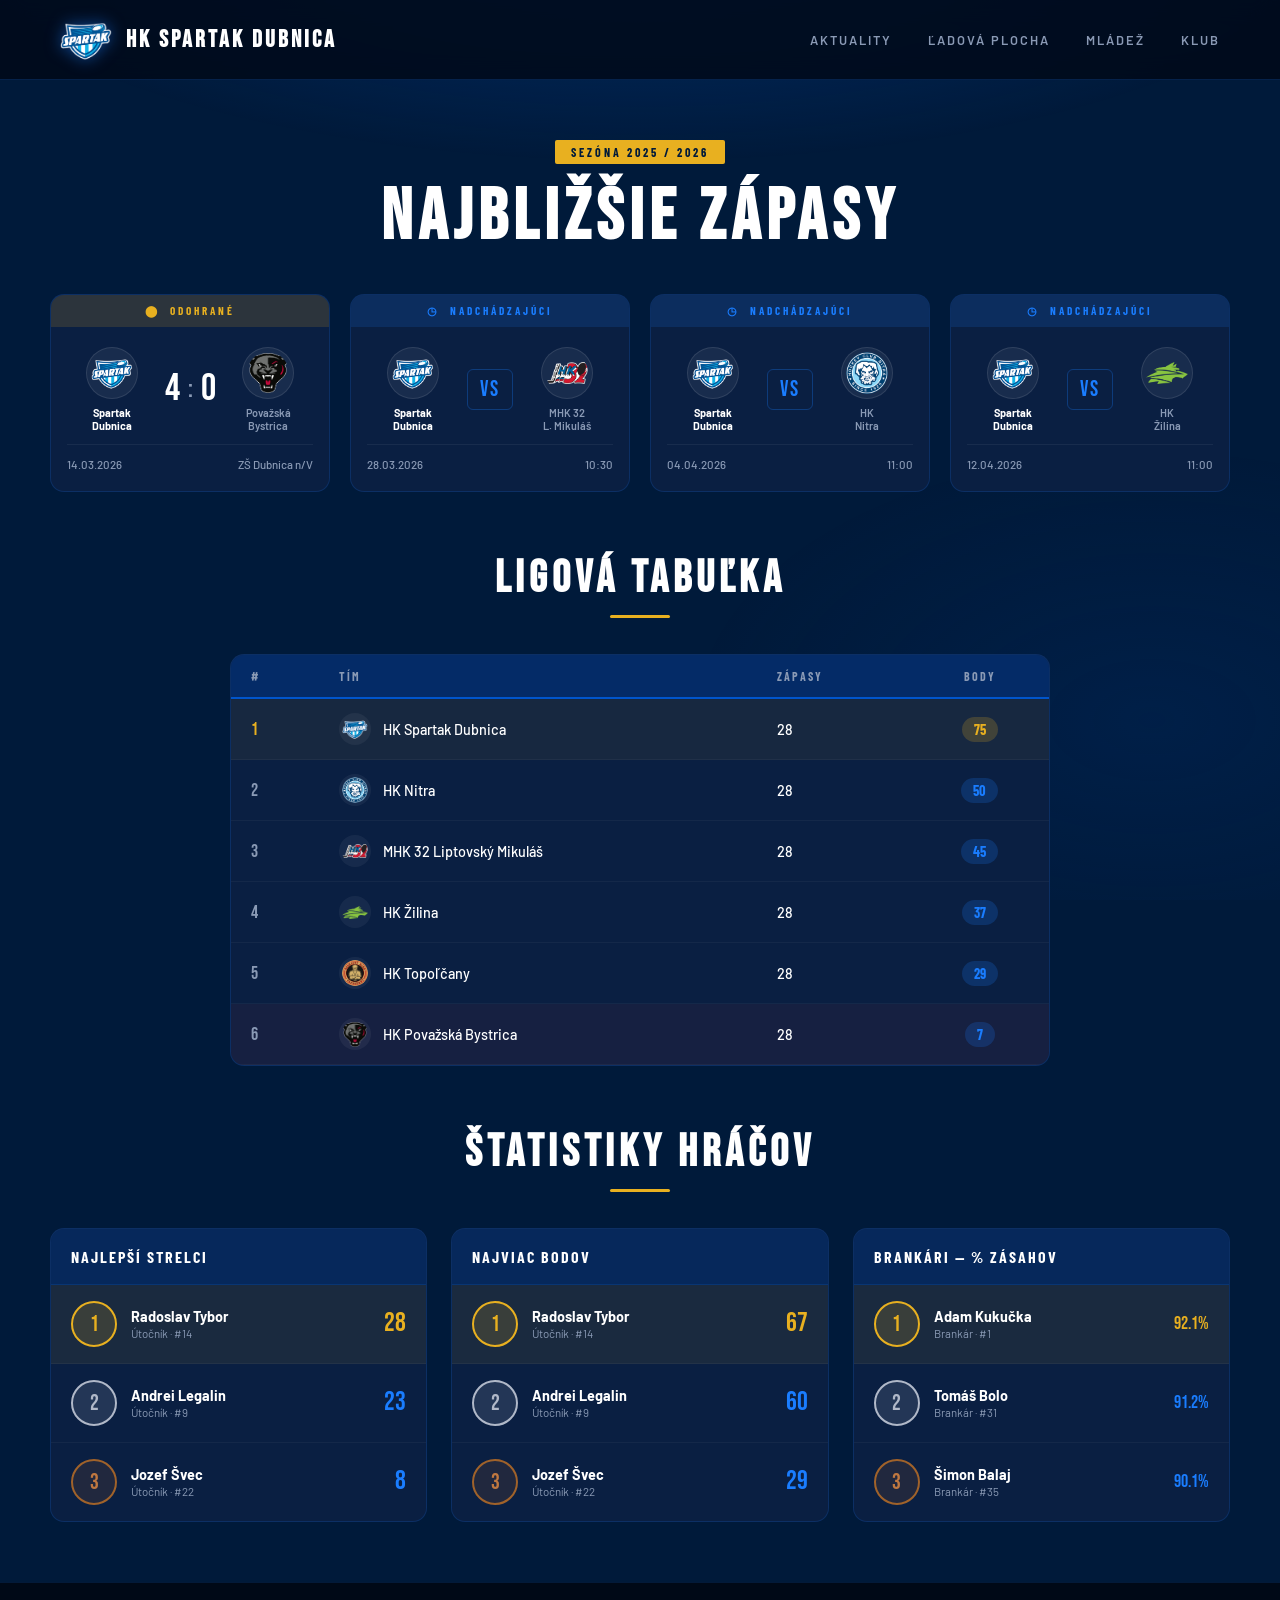
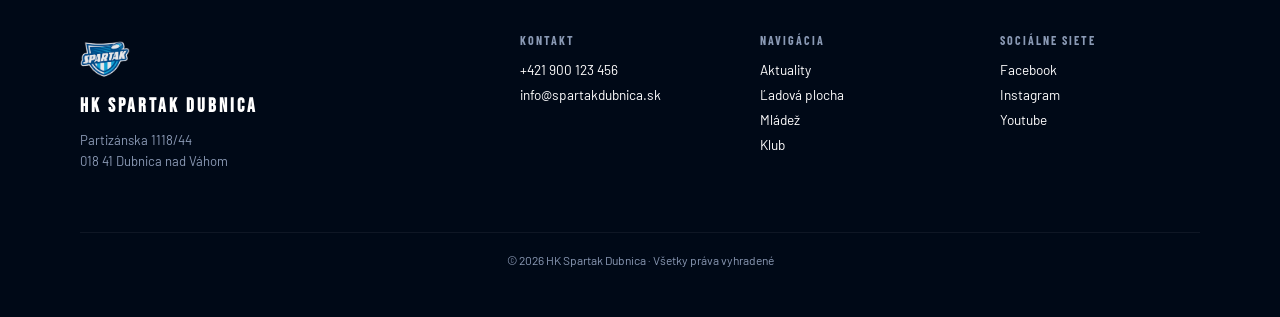
<file: index.html>
<!DOCTYPE html>
<html lang="sk">
<head>
<meta charset="UTF-8">
<meta name="viewport" content="width=device-width, initial-scale=1.0">
<title>HK Spartak Dubnica</title>
<link rel="preconnect" href="https://fonts.googleapis.com">
<link rel="preconnect" href="https://fonts.gstatic.com" crossorigin>
<link href="https://fonts.googleapis.com/css2?family=Bebas+Neue&family=Barlow:wght@300;400;500;600;700&family=Barlow+Condensed:wght@400;600;700&display=swap" rel="stylesheet">
<link rel="stylesheet" href="style.css">
</head>
<body>

<!-- ── HEADER ── -->
<header>
  <div class="logo-section">
    <img src="SpartakDubnica.png" alt="Spartak Dubnica">
    <h1>HK Spartak Dubnica</h1>
  </div>
  <nav>
    <a href="#">Aktuality</a>
    <a href="ladova-plocha.html">Ľadová plocha</a>
    <a href="#">Mládež</a>
    <a href="klub.html">Klub</a>
  </nav>
  <div class="menu-btn">&#9776;</div>
</header>

<!-- ── HERO ── -->
<div class="hero-band">
  <span class="season-tag">Sezóna 2025 / 2026</span>
  <h2>Najbližšie zápasy</h2>
</div>

<!-- ── MATCHES ── -->
<section class="matches" style="padding-top:0">
  <div class="match-container">

    <div class="match-card">
      <div class="match-status played">⬤&nbsp; Odohrané</div>
      <div class="match-body">
        <div class="team-row">
          <div class="team-block">
            <img class="team-logo" src="SpartakDubnica.png" alt="Spartak Dubnica">
            <span class="team-name home">Spartak<br>Dubnica</span>
          </div>
          <div class="score-display">
            <span class="score-num">4</span>
            <span class="score-divider">:</span>
            <span class="score-num">0</span>
          </div>
          <div class="team-block">
            <img class="team-logo" src="PovazskaBystrica.png" alt="Považská Bystrica">
            <span class="team-name">Považská<br>Bystrica</span>
          </div>
        </div>
        <div class="match-info"><span>14.03.2026</span><span>ZŠ Dubnica n/V</span></div>
      </div>
    </div>

    <div class="match-card">
      <div class="match-status upcoming">◷&nbsp; Nadchádzajúci</div>
      <div class="match-body">
        <div class="team-row">
          <div class="team-block">
            <img class="team-logo" src="SpartakDubnica.png" alt="Spartak Dubnica">
            <span class="team-name home">Spartak<br>Dubnica</span>
          </div>
          <div class="vs-badge">VS</div>
          <div class="team-block">
            <img class="team-logo" src="LiptovskýMikuláš.png" alt="Liptovský Mikuláš">
            <span class="team-name">MHK 32<br>L. Mikuláš</span>
          </div>
        </div>
        <div class="match-info"><span>28.03.2026</span><span>10:30</span></div>
      </div>
    </div>

    <div class="match-card">
      <div class="match-status upcoming">◷&nbsp; Nadchádzajúci</div>
      <div class="match-body">
        <div class="team-row">
          <div class="team-block">
            <img class="team-logo" src="SpartakDubnica.png" alt="Spartak Dubnica">
            <span class="team-name home">Spartak<br>Dubnica</span>
          </div>
          <div class="vs-badge">VS</div>
          <div class="team-block">
            <img class="team-logo" src="Nitra.png" alt="HK Nitra">
            <span class="team-name">HK<br>Nitra</span>
          </div>
        </div>
        <div class="match-info"><span>04.04.2026</span><span>11:00</span></div>
      </div>
    </div>

    <div class="match-card">
      <div class="match-status upcoming">◷&nbsp; Nadchádzajúci</div>
      <div class="match-body">
        <div class="team-row">
          <div class="team-block">
            <img class="team-logo" src="SpartakDubnica.png" alt="Spartak Dubnica">
            <span class="team-name home">Spartak<br>Dubnica</span>
          </div>
          <div class="vs-badge">VS</div>
          <div class="team-block">
            <img class="team-logo" src="Žilina.png" alt="HK Žilina">
            <span class="team-name">HK<br>Žilina</span>
          </div>
        </div>
        <div class="match-info"><span>12.04.2026</span><span>11:00</span></div>
      </div>
    </div>

  </div>
</section>

<!-- ── TABLE ── -->
<section class="table-section">
  <h2 class="section-title">Ligová tabuľka</h2>
  <div class="table-wrapper">
    <table>
      <thead>
        <tr>
          <th>#</th>
          <th>Tím</th>
          <th>Zápasy</th>
          <th>Body</th>
        </tr>
      </thead>
      <tbody>
        <tr class="row-first">
          <td><span class="rank-num rank-1">1</span></td>
          <td><div class="team-cell"><img class="table-logo" src="SpartakDubnica.png" alt="Spartak Dubnica"> HK Spartak Dubnica</div></td>
          <td>28</td><td><span class="pts-badge">75</span></td>
        </tr>
        <tr>
          <td><span class="rank-num">2</span></td>
          <td><div class="team-cell"><img class="table-logo" src="Nitra.png" alt="HK Nitra"> HK Nitra</div></td>
          <td>28</td><td><span class="pts-badge">50</span></td>
        </tr>
        <tr>
          <td><span class="rank-num">3</span></td>
          <td><div class="team-cell"><img class="table-logo" src="LiptovskýMikuláš.png" alt="Liptovský Mikuláš"> MHK 32 Liptovský Mikuláš</div></td>
          <td>28</td><td><span class="pts-badge">45</span></td>
        </tr>
        <tr>
          <td><span class="rank-num">4</span></td>
          <td><div class="team-cell"><img class="table-logo" src="Žilina.png" alt="HK Žilina"> HK Žilina</div></td>
          <td>28</td><td><span class="pts-badge">37</span></td>
        </tr>
        <tr>
          <td><span class="rank-num">5</span></td>
          <td><div class="team-cell"><img class="table-logo" src="Topoľčany.png" alt="HK Topoľčany"> HK Topoľčany</div></td>
          <td>28</td><td><span class="pts-badge">29</span></td>
        </tr>
        <tr class="row-last">
          <td><span class="rank-num">6</span></td>
          <td><div class="team-cell"><img class="table-logo" src="PovazskaBystrica.png" alt="Považská Bystrica"> HK Považská Bystrica</div></td>
          <td>28</td><td><span class="pts-badge">7</span></td>
        </tr>
      </tbody>
    </table>
  </div>
</section>

<!-- ── STATS ── -->
<section class="stats-section">
  <h2 class="section-title">Štatistiky hráčov</h2>
  <div class="stats-grid">

    <div class="stat-card">
      <div class="stat-header"><h3>Najlepší strelci</h3></div>
      <div class="player-list">
        <div class="player-item gold">
          <div class="rank-circle medal-1">1</div>
          <div class="player-info"><div class="name">Radoslav Tybor</div><div class="label">Útočník · #14</div></div>
          <div class="player-stat">28</div>
        </div>
        <div class="player-item">
          <div class="rank-circle medal-2">2</div>
          <div class="player-info"><div class="name">Andrei Legalin</div><div class="label">Útočník · #9</div></div>
          <div class="player-stat">23</div>
        </div>
        <div class="player-item">
          <div class="rank-circle medal-3">3</div>
          <div class="player-info"><div class="name">Jozef Švec</div><div class="label">Útočník · #22</div></div>
          <div class="player-stat">8</div>
        </div>
      </div>
    </div>

    <div class="stat-card">
      <div class="stat-header"><h3>Najviac bodov</h3></div>
      <div class="player-list">
        <div class="player-item gold">
          <div class="rank-circle medal-1">1</div>
          <div class="player-info"><div class="name">Radoslav Tybor</div><div class="label">Útočník · #14</div></div>
          <div class="player-stat">67</div>
        </div>
        <div class="player-item">
          <div class="rank-circle medal-2">2</div>
          <div class="player-info"><div class="name">Andrei Legalin</div><div class="label">Útočník · #9</div></div>
          <div class="player-stat">60</div>
        </div>
        <div class="player-item">
          <div class="rank-circle medal-3">3</div>
          <div class="player-info"><div class="name">Jozef Švec</div><div class="label">Útočník · #22</div></div>
          <div class="player-stat">29</div>
        </div>
      </div>
    </div>

    <div class="stat-card">
      <div class="stat-header"><h3>Brankári — % zásahov</h3></div>
      <div class="player-list">
        <div class="player-item gold">
          <div class="rank-circle medal-1">1</div>
          <div class="player-info"><div class="name">Adam Kukučka</div><div class="label">Brankár · #1</div></div>
          <div class="player-stat" style="font-size:1.1rem">92.1%</div>
        </div>
        <div class="player-item">
          <div class="rank-circle medal-2">2</div>
          <div class="player-info"><div class="name">Tomáš Bolo</div><div class="label">Brankár · #31</div></div>
          <div class="player-stat" style="font-size:1.1rem">91.2%</div>
        </div>
        <div class="player-item">
          <div class="rank-circle medal-3">3</div>
          <div class="player-info"><div class="name">Šimon Balaj</div><div class="label">Brankár · #35</div></div>
          <div class="player-stat" style="font-size:1.1rem">90.1%</div>
        </div>
      </div>
    </div>

  </div>
</section>

<!-- ── FOOTER ── -->
<footer>
  <div class="footer-brand">
    <img src="SpartakDubnica.png" alt="Spartak Dubnica">
    <h3>HK Spartak Dubnica</h3>
    <p>Partizánska 1118/44<br>018 41 Dubnica nad Váhom</p>
  </div>
  <div class="footer-col">
    <h4>Kontakt</h4>
    <p>+421 900 123 456</p>
    <p>info@spartakdubnica.sk</p>
  </div>
  <div class="footer-col">
    <h4>Navigácia</h4>
    <a href="#">Aktuality</a>
    <a href="ladova-plocha.html">Ľadová plocha</a>
    <a href="#">Mládež</a>
    <a href="#">Klub</a>
  </div>
  <div class="footer-col">
    <h4>Sociálne siete</h4>
    <a href="#">Facebook</a>
    <a href="#">Instagram</a>
    <a href="#">Youtube</a>
  </div>
  <div class="footer-bottom">© 2026 HK Spartak Dubnica · Všetky práva vyhradené</div>
</footer>

<script src="script.js"></script>
</body>
</html>
</file>
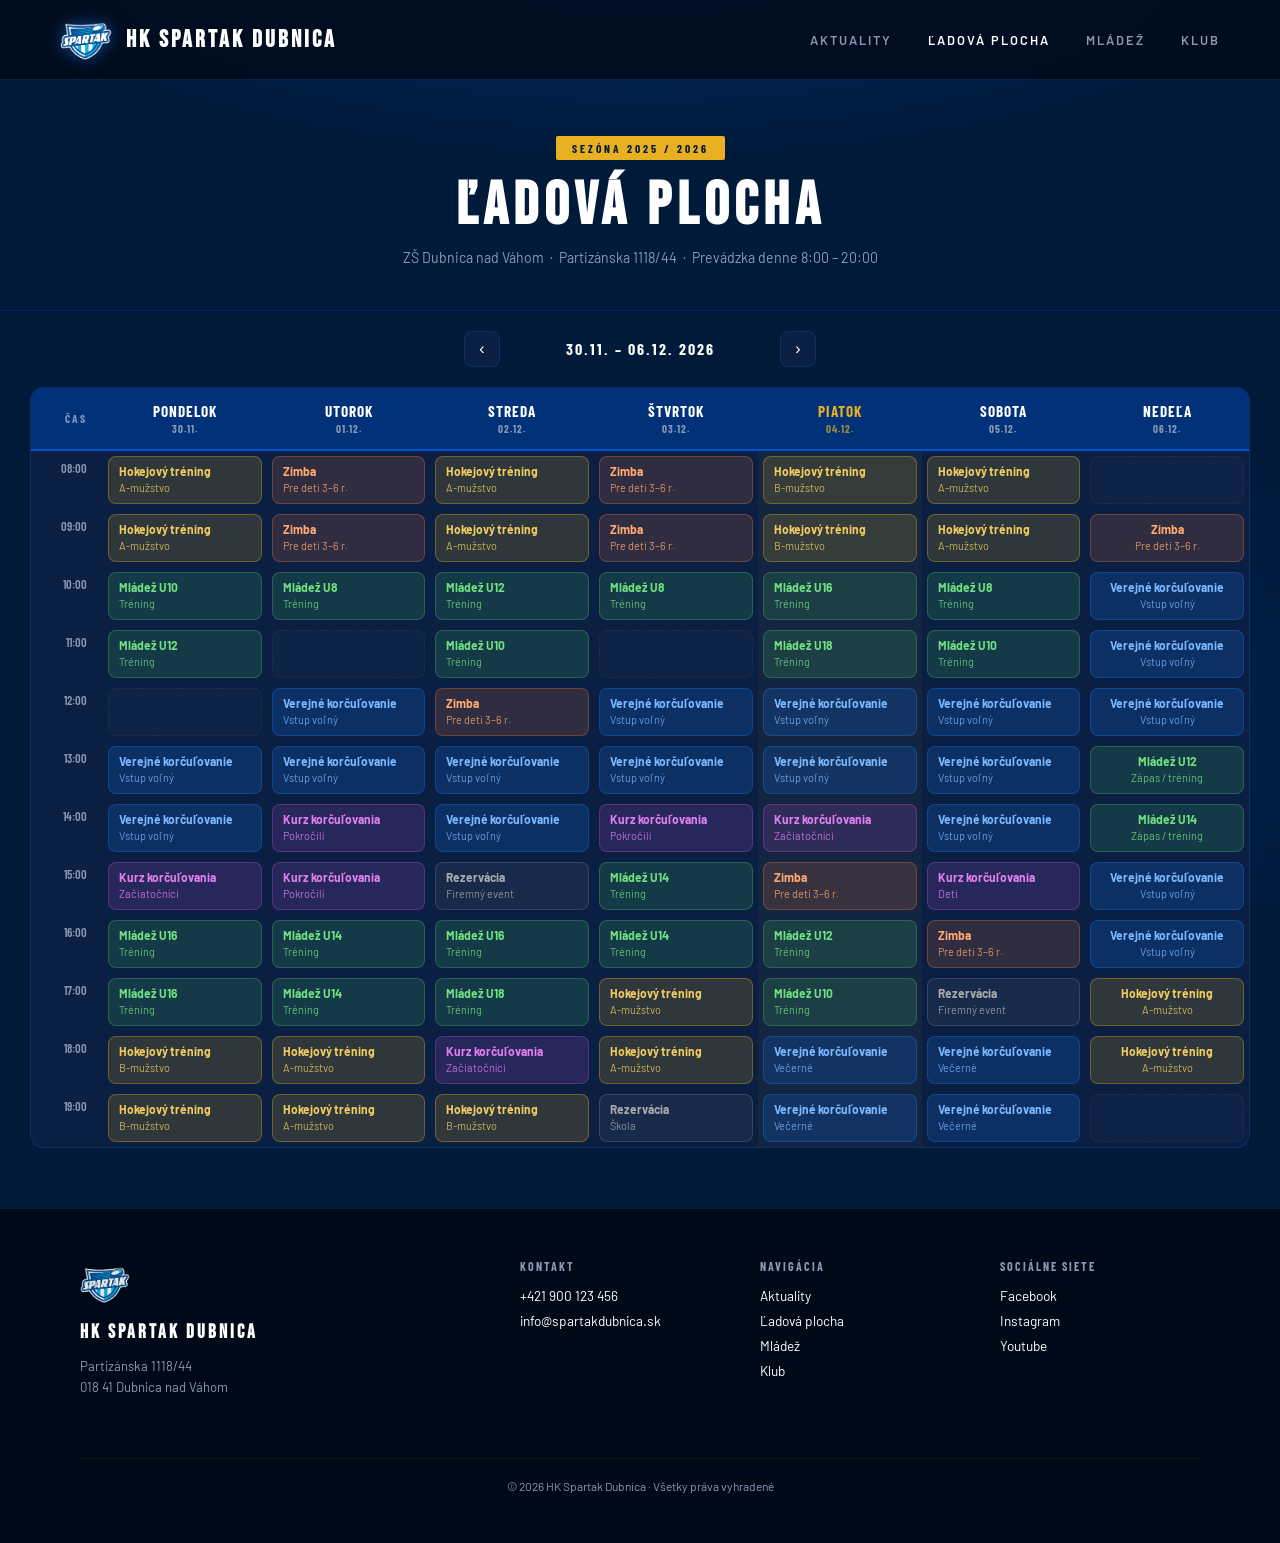
<file: ladova-plocha.html>
<!DOCTYPE html>
<html lang="sk">
<head>
<meta charset="UTF-8">
<meta name="viewport" content="width=device-width, initial-scale=1.0">
<title>HK Spartak Dubnica – Ľadová plocha</title>
<link rel="preconnect" href="https://fonts.googleapis.com">
<link rel="preconnect" href="https://fonts.gstatic.com" crossorigin>
<link href="https://fonts.googleapis.com/css2?family=Bebas+Neue&family=Barlow:wght@300;400;500;600;700&family=Barlow+Condensed:wght@400;600;700&display=swap" rel="stylesheet">
<link rel="stylesheet" href="style.css">
<style>

/* ── PAGE HERO ── */
.page-hero {
  position: relative;
  z-index: 1;
  text-align: center;
  padding: 56px 20px 44px;
  border-bottom: 1px solid rgba(26,125,255,0.12);
}

.page-hero .season-tag {
  display: inline-block;
  background: var(--accent);
  color: var(--blue-deep);
  font-family: 'Barlow Condensed', sans-serif;
  font-weight: 700;
  font-size: 0.72rem;
  letter-spacing: 3px;
  padding: 5px 16px;
  border-radius: 2px;
  margin-bottom: 16px;
  text-transform: uppercase;
}

.page-hero h2 {
  font-family: 'Bebas Neue', sans-serif;
  font-size: clamp(2.2rem, 5vw, 3.8rem);
  letter-spacing: 6px;
  color: var(--white);
  line-height: 1;
}

.page-hero p {
  color: var(--text-muted);
  font-size: 0.88rem;
  margin-top: 12px;
}

/* ── WEEK NAV ── */
.week-nav {
  position: relative;
  z-index: 1;
  display: flex;
  align-items: center;
  justify-content: center;
  gap: 20px;
  padding: 20px;
}

.week-label {
  font-family: 'Barlow Condensed', sans-serif;
  font-weight: 700;
  font-size: 1rem;
  letter-spacing: 2px;
  text-transform: uppercase;
  color: var(--white);
  min-width: 240px;
  text-align: center;
}

.week-btn {
  background: var(--card-bg);
  border: 1px solid var(--card-border);
  color: var(--white);
  width: 36px;
  height: 36px;
  border-radius: 8px;
  font-size: 1rem;
  cursor: pointer;
  transition: background 0.2s, border-color 0.2s;
  display: flex;
  align-items: center;
  justify-content: center;
}

.week-btn:hover {
  background: rgba(26,125,255,0.15);
  border-color: rgba(26,125,255,0.4);
}

/* ── LEGEND ── */
.legend {
  position: relative;
  z-index: 1;
  display: flex;
  justify-content: center;
  gap: 24px;
  padding: 0 20px 20px;
  flex-wrap: wrap;
}

.legend-item {
  display: flex;
  align-items: center;
  gap: 8px;
  font-size: 0.75rem;
  color: var(--text-muted);
  font-weight: 500;
}

.legend-dot {
  width: 12px;
  height: 12px;
  border-radius: 3px;
  flex-shrink: 0;
}

/* ── SCHEDULE TABLE ── */
.schedule-wrap {
  position: relative;
  z-index: 1;
  padding: 0 30px 60px;
  overflow-x: auto;
}

.schedule-table {
  width: 100%;
  min-width: 900px;
  border-collapse: separate;
  border-spacing: 0;
  background: var(--card-bg);
  border: 1px solid var(--card-border);
  border-radius: 14px;
  overflow: hidden;
}

/* header row */
.schedule-table thead tr th {
  background: rgba(0,53,128,0.7);
  border-bottom: 2px solid var(--blue-bright);
  padding: 14px 8px;
  font-family: 'Barlow Condensed', sans-serif;
  font-size: 0.72rem;
  font-weight: 700;
  letter-spacing: 2px;
  text-transform: uppercase;
  color: var(--text-muted);
  text-align: center;
}

.schedule-table thead tr th:first-child {
  text-align: right;
  padding-right: 16px;
  width: 72px;
  color: var(--text-muted);
}

.th-day { display: block; font-size: 0.95rem; color: var(--white); letter-spacing: 1px; }
.th-date { display: block; font-size: 0.68rem; color: var(--text-muted); margin-top: 2px; letter-spacing: 1px; }
.th-today .th-day  { color: var(--accent); }
.th-today .th-date { color: var(--accent); opacity: 0.7; }

/* time rows */
.schedule-table tbody tr {
  border-bottom: 1px solid rgba(255,255,255,0.04);
  transition: background 0.15s;
}

.schedule-table tbody tr:last-child { border-bottom: none; }
.schedule-table tbody tr:hover { background: rgba(26,125,255,0.04); }

.time-cell {
  padding: 0 16px 0 0;
  text-align: right;
  font-family: 'Barlow Condensed', sans-serif;
  font-size: 0.78rem;
  font-weight: 600;
  color: var(--text-muted);
  white-space: nowrap;
  vertical-align: top;
  padding-top: 10px;
  width: 72px;
}

.slot-cell {
  padding: 5px 5px;
  vertical-align: top;
  height: 58px;
}

.slot {
  height: 100%;
  min-height: 46px;
  border-radius: 8px;
  display: flex;
  flex-direction: column;
  justify-content: center;
  padding: 6px 10px;
  font-size: 0.72rem;
  font-weight: 600;
  line-height: 1.3;
  cursor: default;
  transition: filter 0.2s;
  position: relative;
  overflow: hidden;
}

.slot:hover { filter: brightness(1.12); }

.slot-empty {
  background: rgba(255,255,255,0.02);
  border: 1px dashed rgba(255,255,255,0.06);
  color: transparent;
}

.slot-name { font-weight: 700; font-size: 0.75rem; }
.slot-sub  { font-weight: 400; opacity: 0.8; font-size: 0.68rem; margin-top: 1px; }

/* Category colours */
.cat-verejne   { background: rgba(26,125,255,0.18); border: 1px solid rgba(26,125,255,0.3); color: #7ab8ff; }
.cat-hokej     { background: rgba(232,176,32,0.17); border: 1px solid rgba(232,176,32,0.35); color: #f0cc60; }
.cat-mladez    { background: rgba(80,200,100,0.16); border: 1px solid rgba(80,200,100,0.3); color: #70e080; }
.cat-kurz      { background: rgba(200,80,220,0.16); border: 1px solid rgba(200,80,220,0.3); color: #e080f0; }
.cat-zimba     { background: rgba(255,120,60,0.16); border: 1px solid rgba(255,120,60,0.3); color: #ffaa70; }
.cat-rezerva   { background: rgba(180,180,180,0.08); border: 1px solid rgba(180,180,180,0.2); color: #aaa; }

/* today column highlight */
.col-today { background: rgba(232,176,32,0.04); }

@media(max-width:700px) {
  .schedule-wrap { padding: 0 10px 40px; }
}
</style>
</head>
<body>

<!-- ── HEADER ── -->
<header>
  <div class="logo-section">
    <img src="SpartakDubnica.png" alt="Spartak Dubnica">
    <h1>HK Spartak Dubnica</h1>
  </div>
  <nav>
    <a href="index.html">Aktuality</a>
    <a href="ladova-plocha.html" style="color:var(--white)">Ľadová plocha</a>
    <a href="#">Mládež</a>
    <a href="klub.html">Klub</a>
  </nav>
  <div class="menu-btn">&#9776;</div>
</header>

<!-- ── HERO ── -->
<div class="page-hero">
  <span class="season-tag">Sezóna 2025 / 2026</span>
  <h2>Ľadová plocha</h2>
  <p>ZŠ Dubnica nad Váhom &nbsp;·&nbsp; Partizánska 1118/44 &nbsp;·&nbsp; Prevádzka denne 8:00 – 20:00</p>
</div>

<!-- ── WEEK NAV ── -->
<div class="week-nav">
  <button class="week-btn" onclick="shiftWeek(-1)">&#8249;</button>
  <div class="week-label" id="weekLabel"></div>
  <button class="week-btn" onclick="shiftWeek(1)">&#8250;</button>
</div>


<!-- ── SCHEDULE ── -->
<div class="schedule-wrap">
  <table class="schedule-table" id="scheduleTable">
    <thead id="scheduleHead"></thead>
    <tbody id="scheduleBody"></tbody>
  </table>
</div>

<!-- ── FOOTER ── -->
<footer>
  <div class="footer-brand">
    <img src="SpartakDubnica.png" alt="Spartak Dubnica">
    <h3>HK Spartak Dubnica</h3>
    <p>Partizánska 1118/44<br>018 41 Dubnica nad Váhom</p>
  </div>
  <div class="footer-col">
    <h4>Kontakt</h4>
    <p>+421 900 123 456</p>
    <p>info@spartakdubnica.sk</p>
  </div>
  <div class="footer-col">
    <h4>Navigácia</h4>
    <a href="index.html">Aktuality</a>
    <a href="ladova-plocha.html">Ľadová plocha</a>
    <a href="#">Mládež</a>
    <a href="klub.html">Klub</a>
  </div>
  <div class="footer-col">
    <h4>Sociálne siete</h4>
    <a href="#">Facebook</a>
    <a href="#">Instagram</a>
    <a href="#">Youtube</a>
  </div>
  <div class="footer-bottom">© 2026 HK Spartak Dubnica · Všetky práva vyhradené</div>
</footer>

<script>
// ── DATA ── 
// Weekly repeating schedule: [dayIndex 0=Mon..6=Sun][hour 8..19] = slot or null
// hour 8 = 08:00-09:00, hour 19 = 19:00-20:00

const WEEKLY = {
  // Monday
  0: {
     8: { name: 'Hokejový tréning', sub: 'A-mužstvo', cat: 'cat-hokej' },
     9: { name: 'Hokejový tréning', sub: 'A-mužstvo', cat: 'cat-hokej' },
    10: { name: 'Mládež U10', sub: 'Tréning', cat: 'cat-mladez' },
    11: { name: 'Mládež U12', sub: 'Tréning', cat: 'cat-mladez' },
    12: null,
    13: { name: 'Verejné korčuľovanie', sub: 'Vstup voľný', cat: 'cat-verejne' },
    14: { name: 'Verejné korčuľovanie', sub: 'Vstup voľný', cat: 'cat-verejne' },
    15: { name: 'Kurz korčuľovania', sub: 'Začiatočníci', cat: 'cat-kurz' },
    16: { name: 'Mládež U16', sub: 'Tréning', cat: 'cat-mladez' },
    17: { name: 'Mládež U16', sub: 'Tréning', cat: 'cat-mladez' },
    18: { name: 'Hokejový tréning', sub: 'B-mužstvo', cat: 'cat-hokej' },
    19: { name: 'Hokejový tréning', sub: 'B-mužstvo', cat: 'cat-hokej' },
  },
  // Tuesday
  1: {
     8: { name: 'Zimba', sub: 'Pre deti 3–6 r.', cat: 'cat-zimba' },
     9: { name: 'Zimba', sub: 'Pre deti 3–6 r.', cat: 'cat-zimba' },
    10: { name: 'Mládež U8', sub: 'Tréning', cat: 'cat-mladez' },
    11: null,
    12: { name: 'Verejné korčuľovanie', sub: 'Vstup voľný', cat: 'cat-verejne' },
    13: { name: 'Verejné korčuľovanie', sub: 'Vstup voľný', cat: 'cat-verejne' },
    14: { name: 'Kurz korčuľovania', sub: 'Pokročilí', cat: 'cat-kurz' },
    15: { name: 'Kurz korčuľovania', sub: 'Pokročilí', cat: 'cat-kurz' },
    16: { name: 'Mládež U14', sub: 'Tréning', cat: 'cat-mladez' },
    17: { name: 'Mládež U14', sub: 'Tréning', cat: 'cat-mladez' },
    18: { name: 'Hokejový tréning', sub: 'A-mužstvo', cat: 'cat-hokej' },
    19: { name: 'Hokejový tréning', sub: 'A-mužstvo', cat: 'cat-hokej' },
  },
  // Wednesday
  2: {
     8: { name: 'Hokejový tréning', sub: 'A-mužstvo', cat: 'cat-hokej' },
     9: { name: 'Hokejový tréning', sub: 'A-mužstvo', cat: 'cat-hokej' },
    10: { name: 'Mládež U12', sub: 'Tréning', cat: 'cat-mladez' },
    11: { name: 'Mládež U10', sub: 'Tréning', cat: 'cat-mladez' },
    12: { name: 'Zimba', sub: 'Pre deti 3–6 r.', cat: 'cat-zimba' },
    13: { name: 'Verejné korčuľovanie', sub: 'Vstup voľný', cat: 'cat-verejne' },
    14: { name: 'Verejné korčuľovanie', sub: 'Vstup voľný', cat: 'cat-verejne' },
    15: { name: 'Rezervácia', sub: 'Firemný event', cat: 'cat-rezerva' },
    16: { name: 'Mládež U16', sub: 'Tréning', cat: 'cat-mladez' },
    17: { name: 'Mládež U18', sub: 'Tréning', cat: 'cat-mladez' },
    18: { name: 'Kurz korčuľovania', sub: 'Začiatočníci', cat: 'cat-kurz' },
    19: { name: 'Hokejový tréning', sub: 'B-mužstvo', cat: 'cat-hokej' },
  },
  // Thursday
  3: {
     8: { name: 'Zimba', sub: 'Pre deti 3–6 r.', cat: 'cat-zimba' },
     9: { name: 'Zimba', sub: 'Pre deti 3–6 r.', cat: 'cat-zimba' },
    10: { name: 'Mládež U8', sub: 'Tréning', cat: 'cat-mladez' },
    11: null,
    12: { name: 'Verejné korčuľovanie', sub: 'Vstup voľný', cat: 'cat-verejne' },
    13: { name: 'Verejné korčuľovanie', sub: 'Vstup voľný', cat: 'cat-verejne' },
    14: { name: 'Kurz korčuľovania', sub: 'Pokročilí', cat: 'cat-kurz' },
    15: { name: 'Mládež U14', sub: 'Tréning', cat: 'cat-mladez' },
    16: { name: 'Mládež U14', sub: 'Tréning', cat: 'cat-mladez' },
    17: { name: 'Hokejový tréning', sub: 'A-mužstvo', cat: 'cat-hokej' },
    18: { name: 'Hokejový tréning', sub: 'A-mužstvo', cat: 'cat-hokej' },
    19: { name: 'Rezervácia', sub: 'Škola', cat: 'cat-rezerva' },
  },
  // Friday
  4: {
     8: { name: 'Hokejový tréning', sub: 'B-mužstvo', cat: 'cat-hokej' },
     9: { name: 'Hokejový tréning', sub: 'B-mužstvo', cat: 'cat-hokej' },
    10: { name: 'Mládež U16', sub: 'Tréning', cat: 'cat-mladez' },
    11: { name: 'Mládež U18', sub: 'Tréning', cat: 'cat-mladez' },
    12: { name: 'Verejné korčuľovanie', sub: 'Vstup voľný', cat: 'cat-verejne' },
    13: { name: 'Verejné korčuľovanie', sub: 'Vstup voľný', cat: 'cat-verejne' },
    14: { name: 'Kurz korčuľovania', sub: 'Začiatočníci', cat: 'cat-kurz' },
    15: { name: 'Zimba', sub: 'Pre deti 3–6 r.', cat: 'cat-zimba' },
    16: { name: 'Mládež U12', sub: 'Tréning', cat: 'cat-mladez' },
    17: { name: 'Mládež U10', sub: 'Tréning', cat: 'cat-mladez' },
    18: { name: 'Verejné korčuľovanie', sub: 'Večerné', cat: 'cat-verejne' },
    19: { name: 'Verejné korčuľovanie', sub: 'Večerné', cat: 'cat-verejne' },
  },
  // Saturday
  5: {
     8: { name: 'Hokejový tréning', sub: 'A-mužstvo', cat: 'cat-hokej' },
     9: { name: 'Hokejový tréning', sub: 'A-mužstvo', cat: 'cat-hokej' },
    10: { name: 'Mládež U8', sub: 'Tréning', cat: 'cat-mladez' },
    11: { name: 'Mládež U10', sub: 'Tréning', cat: 'cat-mladez' },
    12: { name: 'Verejné korčuľovanie', sub: 'Vstup voľný', cat: 'cat-verejne' },
    13: { name: 'Verejné korčuľovanie', sub: 'Vstup voľný', cat: 'cat-verejne' },
    14: { name: 'Verejné korčuľovanie', sub: 'Vstup voľný', cat: 'cat-verejne' },
    15: { name: 'Kurz korčuľovania', sub: 'Deti', cat: 'cat-kurz' },
    16: { name: 'Zimba', sub: 'Pre deti 3–6 r.', cat: 'cat-zimba' },
    17: { name: 'Rezervácia', sub: 'Firemný event', cat: 'cat-rezerva' },
    18: { name: 'Verejné korčuľovanie', sub: 'Večerné', cat: 'cat-verejne' },
    19: { name: 'Verejné korčuľovanie', sub: 'Večerné', cat: 'cat-verejne' },
  },
  // Sunday
  6: {
     8: null,
     9: { name: 'Zimba', sub: 'Pre deti 3–6 r.', cat: 'cat-zimba' },
    10: { name: 'Verejné korčuľovanie', sub: 'Vstup voľný', cat: 'cat-verejne' },
    11: { name: 'Verejné korčuľovanie', sub: 'Vstup voľný', cat: 'cat-verejne' },
    12: { name: 'Verejné korčuľovanie', sub: 'Vstup voľný', cat: 'cat-verejne' },
    13: { name: 'Mládež U12', sub: 'Zápas / tréning', cat: 'cat-mladez' },
    14: { name: 'Mládež U14', sub: 'Zápas / tréning', cat: 'cat-mladez' },
    15: { name: 'Verejné korčuľovanie', sub: 'Vstup voľný', cat: 'cat-verejne' },
    16: { name: 'Verejné korčuľovanie', sub: 'Vstup voľný', cat: 'cat-verejne' },
    17: { name: 'Hokejový tréning', sub: 'A-mužstvo', cat: 'cat-hokej' },
    18: { name: 'Hokejový tréning', sub: 'A-mužstvo', cat: 'cat-hokej' },
    19: null,
  },
};

const DAY_NAMES = ['Pondelok','Utorok','Streda','Štvrtok','Piatok','Sobota','Nedeľa'];
const HOURS = [8,9,10,11,12,13,14,15,16,17,18,19];

let weekOffset = 0;

function getMonday(offset) {
  const now = new Date();
  const day = now.getDay(); // 0=Sun
  const diff = (day === 0 ? -6 : 1 - day); // days to Monday
  const mon = new Date(now);
  mon.setDate(now.getDate() + diff + offset * 7);
  mon.setHours(0,0,0,0);
  return mon;
}

function fmt(d) {
  return d.getDate().toString().padStart(2,'0') + '.' + (d.getMonth()+1).toString().padStart(2,'0') + '.';
}

function isToday(d) {
  const now = new Date();
  return d.getDate() === now.getDate() && d.getMonth() === now.getMonth() && d.getFullYear() === now.getFullYear();
}

function renderSchedule() {
  const mon = getMonday(weekOffset);
  const days = Array.from({length:7}, (_,i) => { const d = new Date(mon); d.setDate(mon.getDate()+i); return d; });

  // Week label
  const sun = days[6];
  document.getElementById('weekLabel').textContent =
    fmt(mon) + ' – ' + fmt(sun) + ' ' + sun.getFullYear();

  // Head
  const head = document.getElementById('scheduleHead');
  head.innerHTML = '';
  const tr = document.createElement('tr');
  const th0 = document.createElement('th');
  th0.textContent = 'Čas';
  tr.appendChild(th0);
  days.forEach((d,i) => {
    const th = document.createElement('th');
    if (isToday(d)) th.className = 'th-today';
    th.innerHTML = `<span class="th-day">${DAY_NAMES[i]}</span><span class="th-date">${fmt(d)}</span>`;
    tr.appendChild(th);
  });
  head.appendChild(tr);

  // Body
  const body = document.getElementById('scheduleBody');
  body.innerHTML = '';
  HOURS.forEach(h => {
    const tr = document.createElement('tr');
    const tc = document.createElement('td');
    tc.className = 'time-cell';
    tc.textContent = h.toString().padStart(2,'0') + ':00';
    tr.appendChild(tc);
    days.forEach((d,i) => {
      const td = document.createElement('td');
      td.className = 'slot-cell' + (isToday(d) ? ' col-today' : '');
      const slot = WEEKLY[i][h];
      if (slot) {
        td.innerHTML = `<div class="slot ${slot.cat}"><span class="slot-name">${slot.name}</span><span class="slot-sub">${slot.sub}</span></div>`;
      } else {
        td.innerHTML = `<div class="slot slot-empty"></div>`;
      }
      tr.appendChild(td);
    });
    body.appendChild(tr);
  });
}

function shiftWeek(dir) {
  weekOffset += dir;
  renderSchedule();
}

renderSchedule();
</script>
<script src="script.js"></script>
</body>
</html>
</file>
<file: style.css>
:root {
  --blue-deep: #001a3a;
  --blue-mid: #003580;
  --blue-bright: #0055cc;
  --blue-light: #1a7dff;
  --accent: #e8b020;
  --accent-light: #ffd04d;
  --white: #ffffff;
  --off-white: #f0f4fa;
  --text-muted: #8a9ab5;
  --card-bg: #0a1f42;
  --card-border: rgba(26,125,255,0.18);
}

*, *::before, *::after { margin:0; padding:0; box-sizing:border-box; }

body {
  background: var(--blue-deep);
  color: var(--white);
  font-family: 'Barlow', sans-serif;
  min-height: 100vh;
  overflow-x: hidden;
}

body::before {
  content: '';
  position: fixed;
  inset: 0;
  background:
    radial-gradient(ellipse 80% 40% at 50% -10%, rgba(0,85,204,0.35) 0%, transparent 70%),
    radial-gradient(ellipse 60% 50% at 90% 80%, rgba(0,53,128,0.2) 0%, transparent 60%);
  pointer-events: none;
  z-index: 0;
}

/* ── HEADER ── */
header {
  position: relative;
  z-index: 10;
  display: flex;
  align-items: center;
  justify-content: space-between;
  padding: 0 60px;
  height: 80px;
  background: rgba(0,10,25,0.85);
  backdrop-filter: blur(12px);
  border-bottom: 1px solid rgba(26,125,255,0.2);
}

.logo-section {
  display: flex;
  align-items: center;
  gap: 14px;
}

.logo-section img {
  width: 52px;
  height: 52px;
  object-fit: contain;
  filter: drop-shadow(0 0 8px rgba(26,125,255,0.5));
}

.logo-section h1 {
  font-family: 'Bebas Neue', sans-serif;
  font-size: 1.5rem;
  letter-spacing: 3px;
  color: var(--white);
}

nav {
  display: flex;
  gap: 36px;
}

nav a {
  color: var(--text-muted);
  text-decoration: none;
  font-size: 0.8rem;
  font-weight: 600;
  letter-spacing: 2px;
  text-transform: uppercase;
  transition: color 0.2s;
}

nav a:hover { color: var(--white); }

.menu-btn {
  display: none;
  font-size: 24px;
  cursor: pointer;
  color: var(--white);
}

/* ── HERO BAND ── */
.hero-band {
  position: relative;
  z-index: 1;
  text-align: center;
  padding: 60px 20px 40px;
}

.hero-band .season-tag {
  display: inline-block;
  background: var(--accent);
  color: var(--blue-deep);
  font-family: 'Barlow Condensed', sans-serif;
  font-weight: 700;
  font-size: 0.75rem;
  letter-spacing: 3px;
  padding: 5px 16px;
  border-radius: 2px;
  margin-bottom: 18px;
  text-transform: uppercase;
}

.hero-band h2 {
  font-family: 'Bebas Neue', sans-serif;
  font-size: clamp(2.5rem, 6vw, 4.5rem);
  letter-spacing: 6px;
  line-height: 1;
  color: var(--white);
}

/* ── SECTION TITLES ── */
.section-title {
  font-family: 'Bebas Neue', sans-serif;
  font-size: clamp(1.8rem, 4vw, 2.8rem);
  letter-spacing: 5px;
  color: var(--white);
  text-align: center;
  margin-bottom: 36px;
  position: relative;
}

.section-title::after {
  content: '';
  display: block;
  width: 60px;
  height: 3px;
  background: var(--accent);
  margin: 10px auto 0;
  border-radius: 2px;
}

section {
  position: relative;
  z-index: 1;
  padding: 60px 50px;
}

/* ── MATCH CARDS ── */
.match-container {
  display: grid;
  grid-template-columns: repeat(4, 1fr);
  gap: 20px;
}

.match-card {
  background: var(--card-bg);
  border: 1px solid var(--card-border);
  border-radius: 14px;
  overflow: hidden;
  transition: transform 0.3s, border-color 0.3s, box-shadow 0.3s;
  cursor: pointer;
}

.match-card:hover {
  transform: translateY(-6px);
  border-color: rgba(26,125,255,0.5);
  box-shadow: 0 20px 40px rgba(0,0,0,0.4), 0 0 20px rgba(26,125,255,0.15);
}

.match-status {
  font-family: 'Barlow Condensed', sans-serif;
  font-size: 0.7rem;
  font-weight: 700;
  letter-spacing: 3px;
  text-transform: uppercase;
  text-align: center;
  padding: 9px;
}

.match-status.played  { background: rgba(232,176,32,0.15); color: var(--accent); }
.match-status.upcoming { background: rgba(26,125,255,0.15); color: var(--blue-light); }

.match-body {
  padding: 20px 16px;
  display: flex;
  flex-direction: column;
  align-items: center;
  gap: 12px;
}

.team-row {
  display: flex;
  align-items: center;
  justify-content: space-between;
  width: 100%;
  gap: 8px;
}

.team-block {
  display: flex;
  flex-direction: column;
  align-items: center;
  gap: 7px;
  flex: 1;
  min-width: 0;
}

.team-logo {
  width: 52px;
  height: 52px;
  border-radius: 50%;
  object-fit: contain;
  background: rgba(255,255,255,0.06);
  padding: 4px;
  border: 1px solid rgba(255,255,255,0.1);
}

.team-name        { font-size: 0.68rem; font-weight: 600; color: var(--text-muted); text-align: center; line-height: 1.2; }
.team-name.home   { color: var(--white); font-weight: 700; }

.score-display {
  display: flex;
  align-items: center;
  gap: 8px;
  flex-shrink: 0;
}

.score-num     { font-family: 'Bebas Neue', sans-serif; font-size: 2.4rem; color: var(--white); line-height: 1; }
.score-divider { font-family: 'Bebas Neue', sans-serif; font-size: 1.6rem; color: var(--text-muted); }

.vs-badge {
  font-family: 'Bebas Neue', sans-serif;
  font-size: 1.4rem;
  color: var(--blue-light);
  letter-spacing: 2px;
  padding: 6px 12px;
  border: 1px solid rgba(26,125,255,0.3);
  border-radius: 6px;
  flex-shrink: 0;
}

.match-info {
  width: 100%;
  border-top: 1px solid rgba(255,255,255,0.06);
  padding-top: 12px;
  display: flex;
  justify-content: space-between;
  font-size: 0.72rem;
  color: var(--text-muted);
  font-weight: 500;
}

/* ── TABLE ── */
.table-section { padding: 0 50px 60px; }

.table-wrapper {
  max-width: 820px;
  margin: auto;
  background: var(--card-bg);
  border: 1px solid var(--card-border);
  border-radius: 14px;
  overflow: hidden;
}

table { width: 100%; border-collapse: collapse; }

thead tr {
  background: rgba(0,53,128,0.6);
  border-bottom: 2px solid var(--blue-bright);
}

th {
  padding: 14px 20px;
  font-family: 'Barlow Condensed', sans-serif;
  font-size: 0.75rem;
  font-weight: 700;
  letter-spacing: 2px;
  text-transform: uppercase;
  color: var(--text-muted);
  text-align: left;
}

th:last-child { text-align: center; }

tbody tr {
  border-bottom: 1px solid rgba(255,255,255,0.04);
  transition: background 0.2s;
  cursor: pointer;
}

tbody tr:hover { background: rgba(26,125,255,0.08); }

td {
  padding: 14px 20px;
  font-size: 0.9rem;
  font-weight: 500;
  color: var(--white);
}

td:last-child { text-align: center; }

.rank-num  { font-family: 'Bebas Neue', sans-serif; font-size: 1.1rem; color: var(--text-muted); }
.rank-1    { color: var(--accent); }

.team-cell {
  display: flex;
  align-items: center;
  gap: 12px;
}

.table-logo {
  width: 32px;
  height: 32px;
  border-radius: 50%;
  object-fit: contain;
  background: rgba(255,255,255,0.05);
  padding: 3px;
  flex-shrink: 0;
}

.row-first        { background: rgba(232,176,32,0.06); }
.row-first:hover  { background: rgba(232,176,32,0.12) !important; }
.row-last         { background: rgba(220,50,50,0.06); }
.row-last:hover   { background: rgba(220,50,50,0.10) !important; }

.pts-badge {
  display: inline-block;
  background: rgba(26,125,255,0.2);
  color: var(--blue-light);
  font-family: 'Barlow Condensed', sans-serif;
  font-weight: 700;
  padding: 4px 12px;
  border-radius: 20px;
  font-size: 0.9rem;
}

.row-first .pts-badge { background: rgba(232,176,32,0.2); color: var(--accent); }

/* ── STATS ── */
.stats-section { padding: 0 50px 60px; }

.stats-grid {
  display: grid;
  grid-template-columns: repeat(3, 1fr);
  gap: 24px;
}

.stat-card {
  background: var(--card-bg);
  border: 1px solid var(--card-border);
  border-radius: 14px;
  overflow: hidden;
  transition: transform 0.3s, border-color 0.3s;
}

.stat-card:hover {
  transform: translateY(-4px);
  border-color: rgba(26,125,255,0.4);
}

.stat-header {
  display: flex;
  align-items: center;
  gap: 12px;
  padding: 18px 20px;
  background: rgba(0,53,128,0.4);
  border-bottom: 1px solid rgba(26,125,255,0.15);
}

.stat-header .icon { font-size: 1.3rem; }

.stat-header h3 {
  font-family: 'Barlow Condensed', sans-serif;
  font-weight: 700;
  font-size: 1rem;
  letter-spacing: 2px;
  text-transform: uppercase;
  color: var(--white);
}

.player-list { display: flex; flex-direction: column; }

.player-item {
  display: flex;
  align-items: center;
  gap: 14px;
  padding: 16px 20px;
  border-bottom: 1px solid rgba(255,255,255,0.04);
  transition: background 0.2s;
  position: relative;
}

.player-item:last-child { border-bottom: none; }
.player-item:hover      { background: rgba(26,125,255,0.06); }
.player-item.gold       { background: rgba(232,176,32,0.07); }
.player-item.gold:hover { background: rgba(232,176,32,0.12); }

.player-avatar-wrap { position: relative; flex-shrink: 0; }

.rank-circle {
  width: 46px;
  height: 46px;
  border-radius: 50%;
  display: flex;
  align-items: center;
  justify-content: center;
  font-family: 'Bebas Neue', sans-serif;
  font-size: 1.4rem;
  flex-shrink: 0;
  border: 2px solid transparent;
}

.player-photo {
  width: 52px;
  height: 52px;
  border-radius: 50%;
  object-fit: cover;
  border: 2px solid rgba(26,125,255,0.3);
  background: rgba(255,255,255,0.05);
  display: block;
}

.player-item.gold .player-photo {
  border-color: var(--accent);
  box-shadow: 0 0 10px rgba(232,176,32,0.3);
}

.rank-medal {
  position: absolute;
  bottom: -3px;
  right: -3px;
  width: 18px;
  height: 18px;
  border-radius: 50%;
  font-size: 0.6rem;
  font-weight: 800;
  display: flex;
  align-items: center;
  justify-content: center;
  border: 2px solid var(--blue-deep);
}

.medal-1 { background: var(--accent); color: var(--blue-deep); }
.medal-2 { background: #b0b8c8;       color: var(--blue-deep); }
.medal-3 { background: #a0622a;       color: var(--white); }

.rank-circle.medal-1 { background: rgba(232,176,32,0.15); color: var(--accent); border-color: var(--accent); }
.rank-circle.medal-2 { background: rgba(176,184,200,0.15); color: #b0b8c8; border-color: #b0b8c8; }
.rank-circle.medal-3 { background: rgba(160,98,42,0.15); color: #c07840; border-color: #a0622a; }

.player-info { flex: 1; min-width: 0; }

.player-info .name {
  font-weight: 700;
  font-size: 0.9rem;
  color: var(--white);
  white-space: nowrap;
  overflow: hidden;
  text-overflow: ellipsis;
}

.player-info .label { font-size: 0.72rem; color: var(--text-muted); margin-top: 1px; }

.player-stat {
  font-family: 'Bebas Neue', sans-serif;
  font-size: 1.7rem;
  color: var(--blue-light);
  line-height: 1;
}

.player-item.gold .player-stat { color: var(--accent); }

/* ── FOOTER ── */
footer {
  position: relative;
  z-index: 1;
  background: rgba(0,5,15,0.8);
  border-top: 1px solid rgba(26,125,255,0.15);
  padding: 50px 80px;
  display: grid;
  grid-template-columns: 2fr 1fr 1fr 1fr;
  gap: 40px;
}

.footer-brand { display: flex; flex-direction: column; gap: 12px; }
.footer-brand img { width: 50px; opacity: 0.9; }

.footer-brand h3 {
  font-family: 'Bebas Neue', sans-serif;
  font-size: 1.2rem;
  letter-spacing: 3px;
}

.footer-brand p { font-size: 0.82rem; color: var(--text-muted); line-height: 1.6; }

.footer-col h4 {
  font-family: 'Barlow Condensed', sans-serif;
  font-size: 0.75rem;
  font-weight: 700;
  letter-spacing: 2px;
  text-transform: uppercase;
  color: var(--text-muted);
  margin-bottom: 14px;
}

.footer-col p, .footer-col a {
  font-size: 0.85rem;
  color: var(--white);
  text-decoration: none;
  display: block;
  margin-bottom: 8px;
  transition: color 0.2s;
}

.footer-col a:hover { color: var(--blue-light); }

.footer-bottom {
  grid-column: 1 / -1;
  margin-top: 20px;
  padding-top: 20px;
  border-top: 1px solid rgba(255,255,255,0.06);
  text-align: center;
  font-size: 0.75rem;
  color: var(--text-muted);
}

/* ── RESPONSIVE ── */
@media(max-width:1100px) {
  .match-container { grid-template-columns: 1fr 1fr; }
  .stats-grid      { grid-template-columns: 1fr; }
  footer           { grid-template-columns: 1fr 1fr; }
}

@media(max-width:700px) {
  header          { padding: 0 20px; }
  nav             { display: none; }
  .menu-btn       { display: block; }
  section         { padding: 40px 20px; }
  .table-section,
  .stats-section  { padding: 0 20px 40px; }
  .match-container { grid-template-columns: 1fr; }
  footer          { padding: 40px 20px; grid-template-columns: 1fr; }
}
</file>
